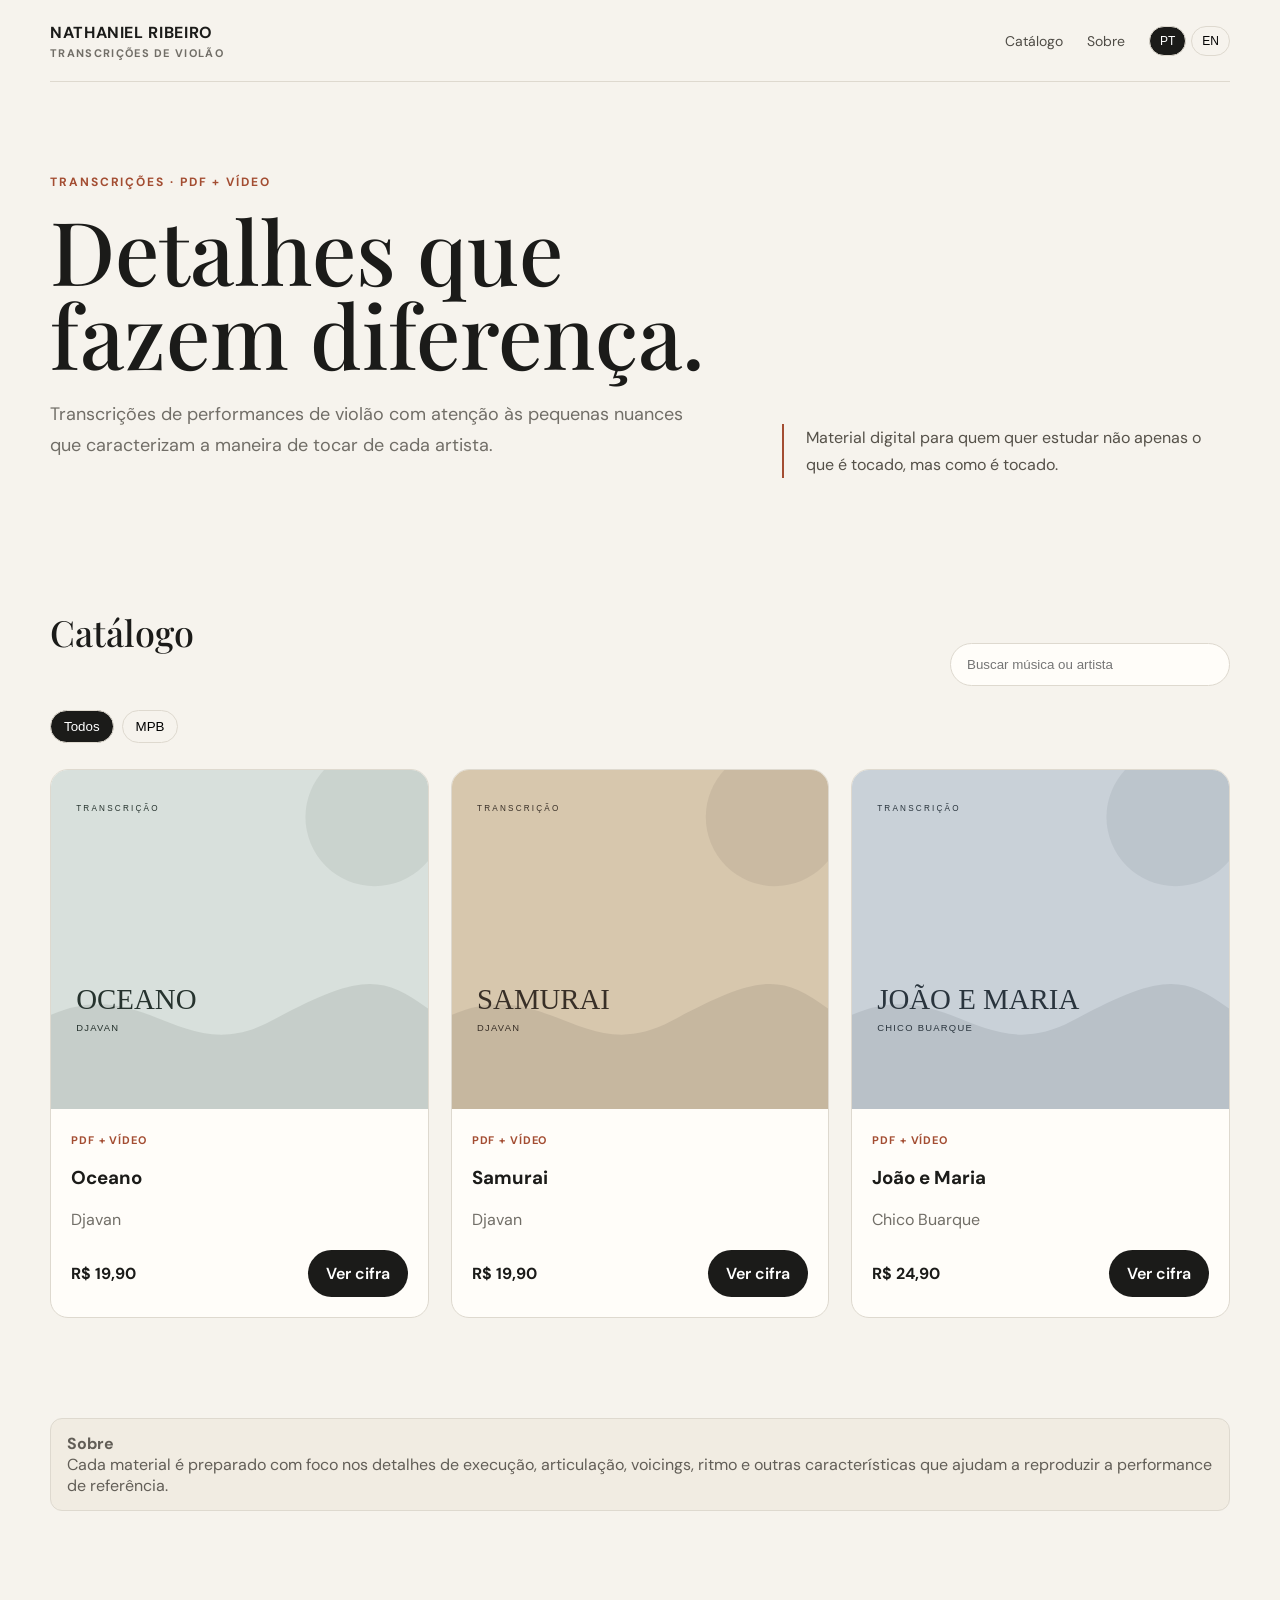
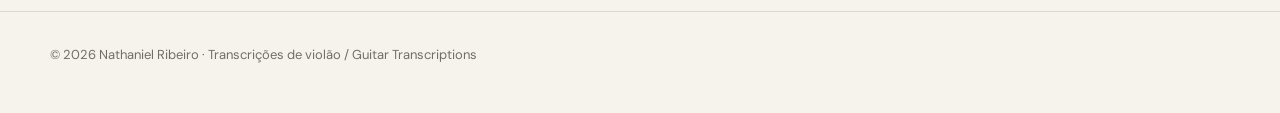
<file: index.html>
<!doctype html><html lang="pt-BR"><head><meta charset="utf-8"><meta name="viewport" content="width=device-width,initial-scale=1"><title>Nathaniel Ribeiro — Transcrições</title><link rel="stylesheet" href="style.css"></head><body><header class="container nav"><a class="brand" href="index.html">NATHANIEL RIBEIRO<span data-i18n="brand">TRANSCRIÇÕES DE VIOLÃO</span></a><nav class="nav-links"><a href="#catalogo" data-i18n="catalog">Catálogo</a><a href="#sobre" data-i18n="about">Sobre</a><div class="lang"><button data-lang="pt">PT</button><button data-lang="en">EN</button></div></nav></header><main><section class="container hero"><div><div class="eyebrow" data-i18n="eyebrow"></div><h1 data-i18n="heroTitle"></h1><p data-i18n="heroText"></p></div><div class="hero-note" data-i18n="heroNote"></div></section><section id="catalogo" class="container"><div class="section-head"><h2 data-i18n="catalog"></h2><input id="search" class="search" type="search"></div><div class="filters"><button class="filter active" data-category="Todos" data-i18n="all"></button><button class="filter" data-category="MPB">MPB</button></div><div id="product-grid" class="grid"></div></section><section id="sobre" class="container" style="padding-bottom:100px"><div class="notice"><strong data-i18n="about"></strong><br><span data-i18n="aboutText"></span></div></section></main><footer class="footer"><div class="container">© 2026 Nathaniel Ribeiro · Transcrições de violão / Guitar Transcriptions</div></footer><script src="app.js"></script></body></html>
</file>
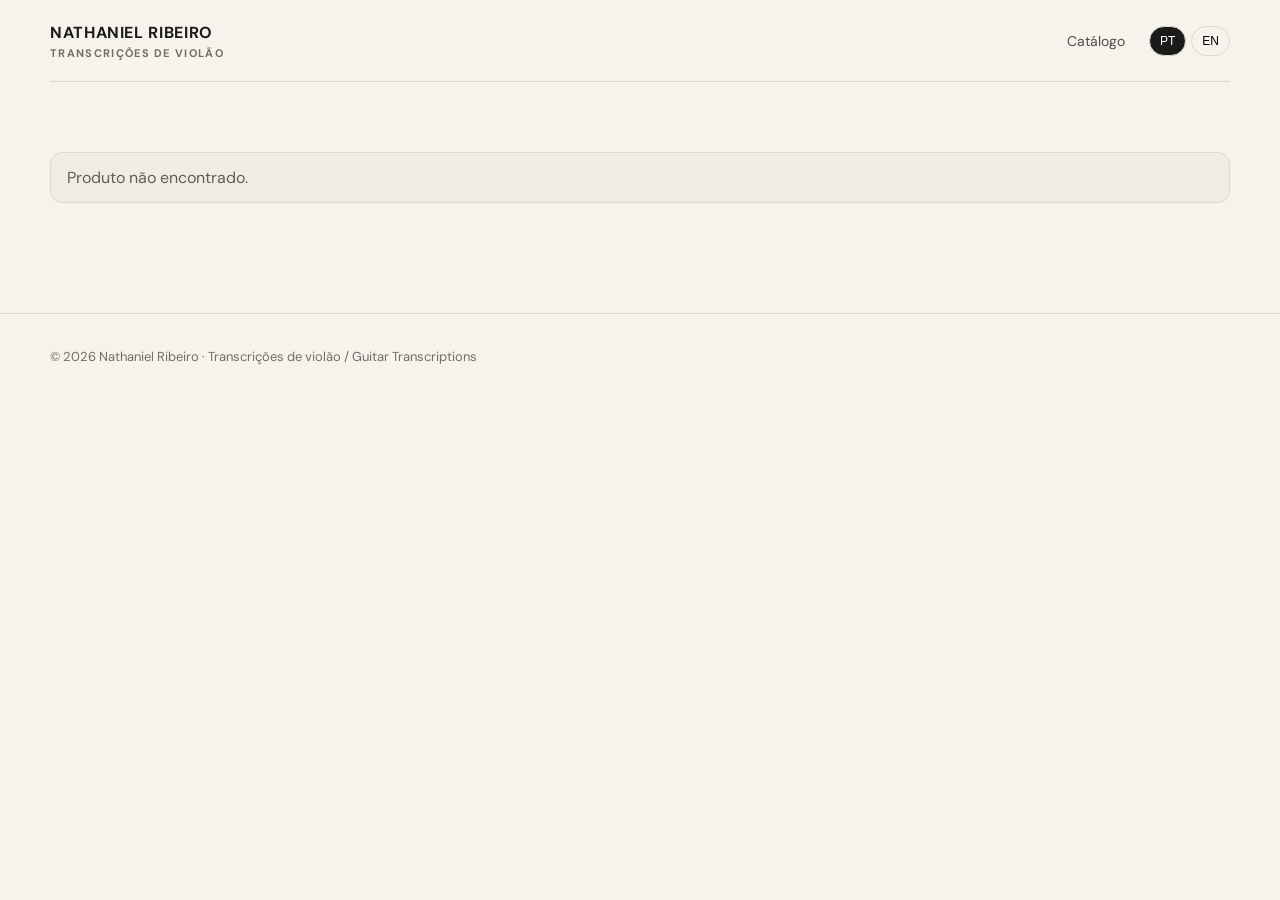
<file: produto.html>
<!doctype html><html lang="pt-BR"><head><meta charset="utf-8"><meta name="viewport" content="width=device-width,initial-scale=1"><title>Produto — Nathaniel Ribeiro</title><link rel="stylesheet" href="style.css"></head><body><header class="container nav"><a class="brand" href="index.html">NATHANIEL RIBEIRO<span data-i18n="brand"></span></a><nav class="nav-links"><a href="index.html#catalogo" data-i18n="catalog"></a><div class="lang"><button data-lang="pt">PT</button><button data-lang="en">EN</button></div></nav></header><main class="container product"><div id="product-detail"></div></main><footer class="footer"><div class="container">© 2026 Nathaniel Ribeiro · Transcrições de violão / Guitar Transcriptions</div></footer><script src="app.js"></script></body></html>
</file>
<file: style.css>
@import url('https://fonts.googleapis.com/css2?family=DM+Sans:wght@400;500;600;700&family=Playfair+Display:wght@500;600&display=swap');
:root{--bg:#f6f3ed;--paper:#fffdf9;--ink:#1b1b19;--muted:#716e67;--line:#ded9cf;--accent:#a34d32;--max:1180px}*{box-sizing:border-box}body{margin:0;background:var(--bg);color:var(--ink);font-family:"DM Sans",sans-serif}a{color:inherit;text-decoration:none}.container{width:min(calc(100% - 40px),var(--max));margin:auto}.nav{min-height:82px;display:flex;align-items:center;justify-content:space-between;border-bottom:1px solid var(--line);gap:20px}.brand{font-weight:700;letter-spacing:.04em}.brand span{display:block;font-size:11px;color:var(--muted);letter-spacing:.12em;margin-top:3px}.nav-links{display:flex;align-items:center;gap:24px;color:#4f4c46;font-size:14px}.lang{display:flex;gap:5px}.lang button{border:1px solid var(--line);background:transparent;border-radius:999px;padding:7px 10px;cursor:pointer;font-size:12px}.lang button.active{background:var(--ink);color:#fff}.hero{padding:92px 0 76px;display:grid;grid-template-columns:1.2fr .8fr;gap:60px;align-items:end}.eyebrow{color:var(--accent);font-size:12px;font-weight:700;letter-spacing:.16em}.hero h1,.product h1{font-family:"Playfair Display",serif;font-weight:500}.hero h1{font-size:clamp(48px,7vw,88px);line-height:.95;margin:18px 0 24px}.hero p{font-size:18px;line-height:1.7;color:var(--muted);max-width:650px}.hero-note{border-left:2px solid var(--accent);padding-left:22px;line-height:1.7;color:#555149}.section-head{display:flex;align-items:end;justify-content:space-between;margin:24px 0}.section-head h2{font:500 36px "Playfair Display",serif}.search{width:280px;padding:13px 16px;border:1px solid var(--line);border-radius:999px;background:var(--paper)}.filters{display:flex;gap:8px;margin-bottom:26px}.filter{border:1px solid var(--line);background:transparent;padding:8px 13px;border-radius:999px;cursor:pointer}.filter.active{background:var(--ink);color:#fff}.grid{display:grid;grid-template-columns:repeat(3,1fr);gap:22px;padding-bottom:100px}.card{background:var(--paper);border:1px solid var(--line);border-radius:18px;overflow:hidden;transition:.2s}.card:hover{transform:translateY(-3px)}.cover{aspect-ratio:1.1/1;overflow:hidden}.cover img,.product-cover img{width:100%;display:block}.card-body{padding:20px}.artist{color:var(--muted);margin-top:5px}.tag{font-size:11px;color:var(--accent);font-weight:700;letter-spacing:.08em;text-transform:uppercase}.meta{display:flex;justify-content:space-between;align-items:center;margin-top:20px}.btn{display:inline-flex;justify-content:center;border:0;border-radius:999px;background:var(--ink);color:#fff;padding:13px 18px;font-weight:600}.product{padding:70px 0 110px}.product-layout{display:grid;grid-template-columns:1fr 1fr;gap:70px}.product-cover{border-radius:24px;overflow:hidden;border:1px solid var(--line)}.product h1{font-size:clamp(44px,6vw,72px);line-height:.98;margin:10px 0}.product .artist{font-size:20px;margin-bottom:28px}.description{font-size:17px;line-height:1.75;color:#5f5b54}.features{list-style:none;padding:0;margin:28px 0;border-top:1px solid var(--line)}.features li{padding:13px 0;border-bottom:1px solid var(--line)}.features li:before{content:"✓";color:var(--accent);font-weight:700;margin-right:10px}.purchase{background:var(--paper);border:1px solid var(--line);padding:24px;border-radius:18px}.purchase-price{font-size:30px;font-weight:700;margin-bottom:16px}.purchase-actions{display:grid}.btn-mp{background:#2d63f5}.paypal-box{margin-top:18px;padding:20px;border:2px solid var(--accent);border-radius:14px;background:#f4eee4}.paypal-box h3{margin:0 0 8px;font-size:18px}.paypal-box p{margin:0;color:#5d5952;line-height:1.55}.contact-links{margin-top:14px;display:grid;gap:7px}.contact-links a{color:var(--accent);font-weight:700}.notice{padding:14px 16px;background:#f1ece2;border:1px solid var(--line);border-radius:12px;color:#625e57}.footer{border-top:1px solid var(--line);padding:34px 0 50px;color:var(--muted);font-size:13px}.back{display:inline-block;color:var(--muted);margin-bottom:28px}@media(max-width:850px){.hero,.product-layout{grid-template-columns:1fr;gap:35px}.grid{grid-template-columns:repeat(2,1fr)}.section-head{flex-direction:column;align-items:stretch;gap:15px}.search{width:100%}}@media(max-width:560px){.container{width:min(calc(100% - 28px),var(--max))}.grid{grid-template-columns:1fr}.nav{padding:18px 0;flex-wrap:wrap}.hero{padding-top:60px}.hero h1{font-size:54px}}
</file>
